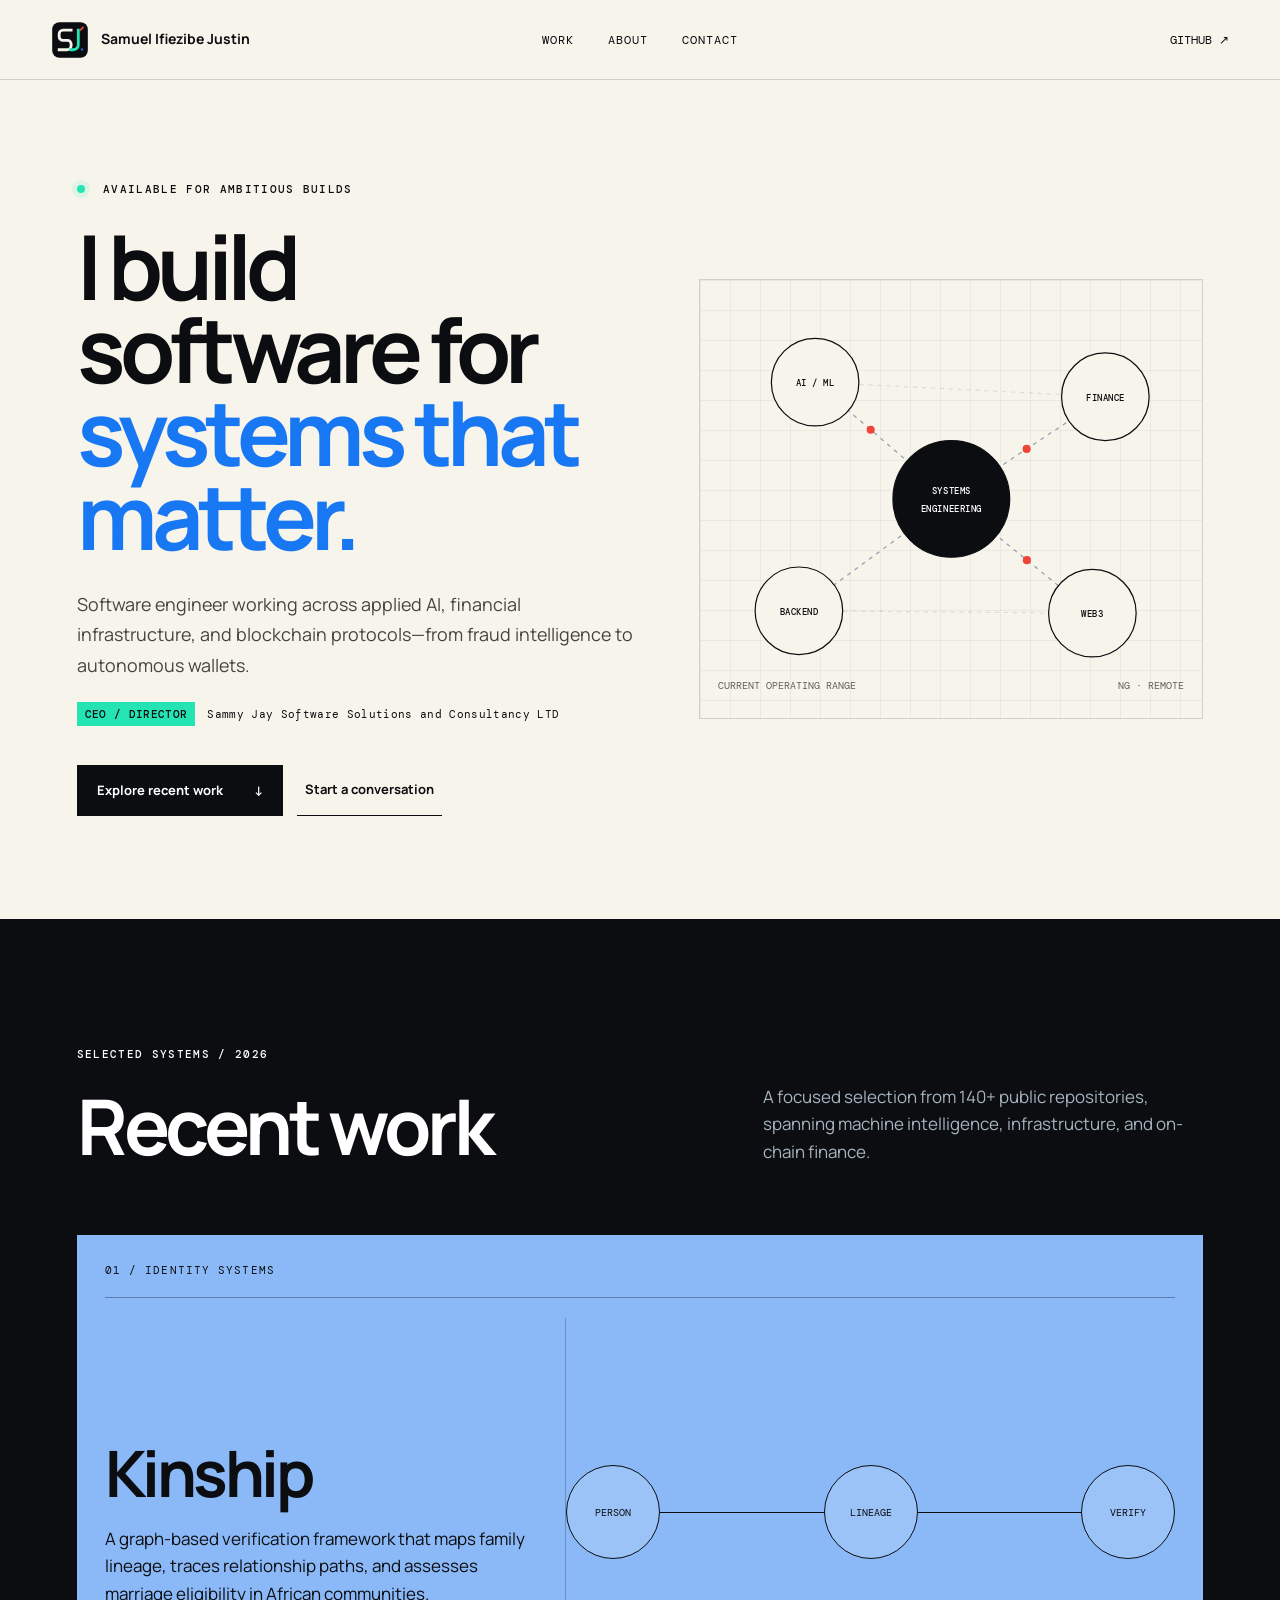
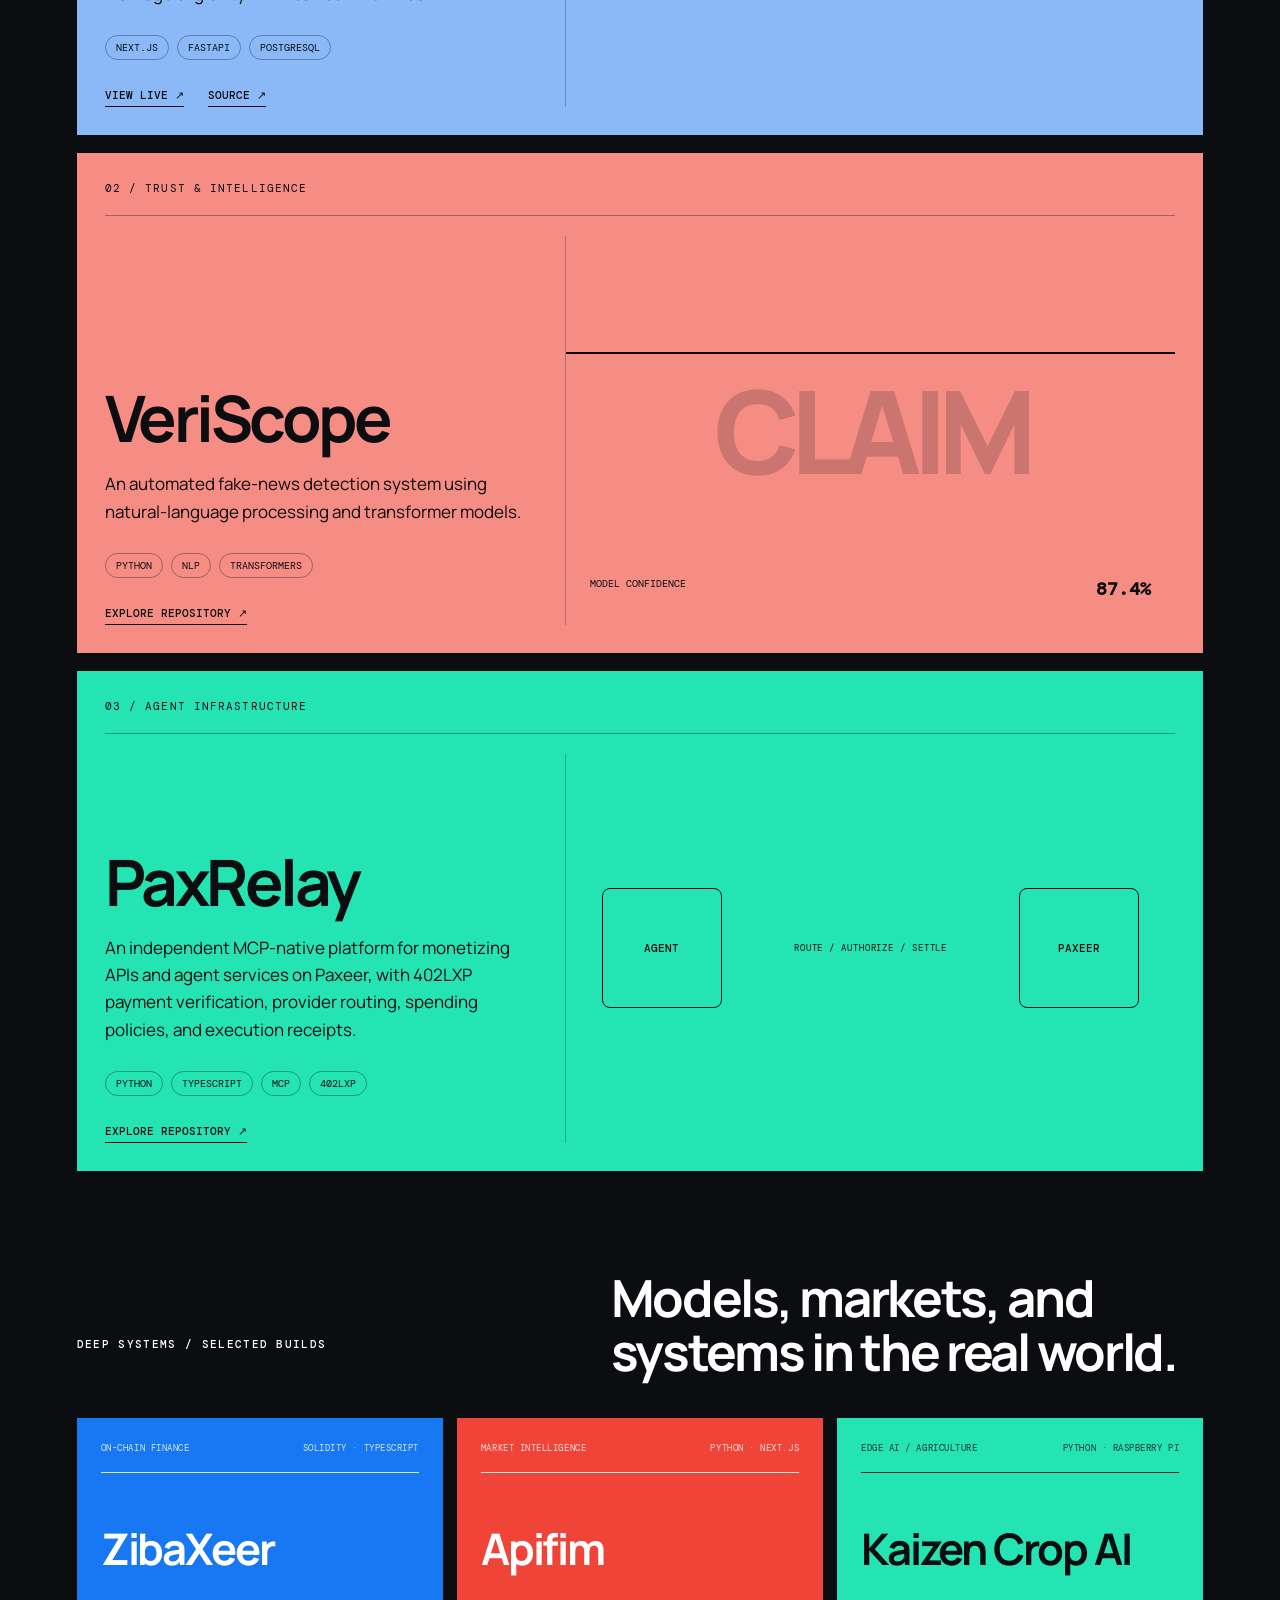
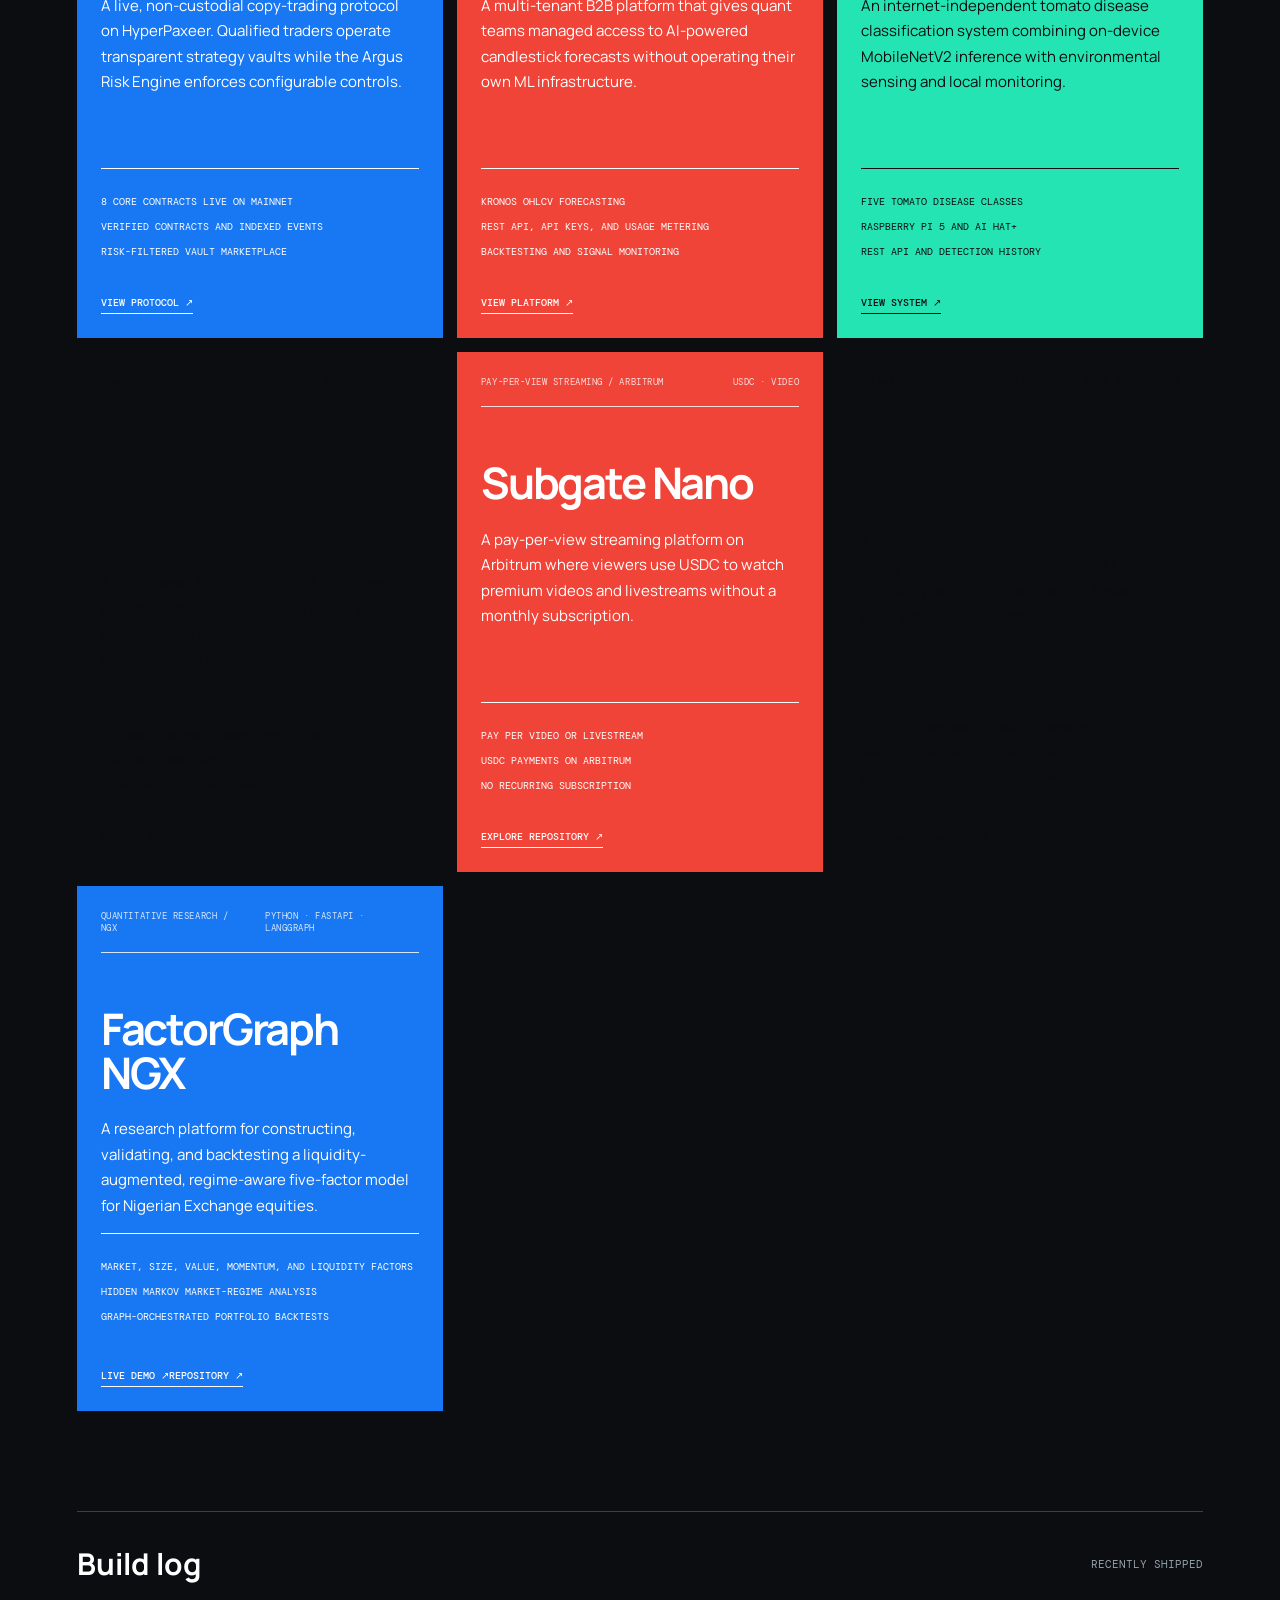
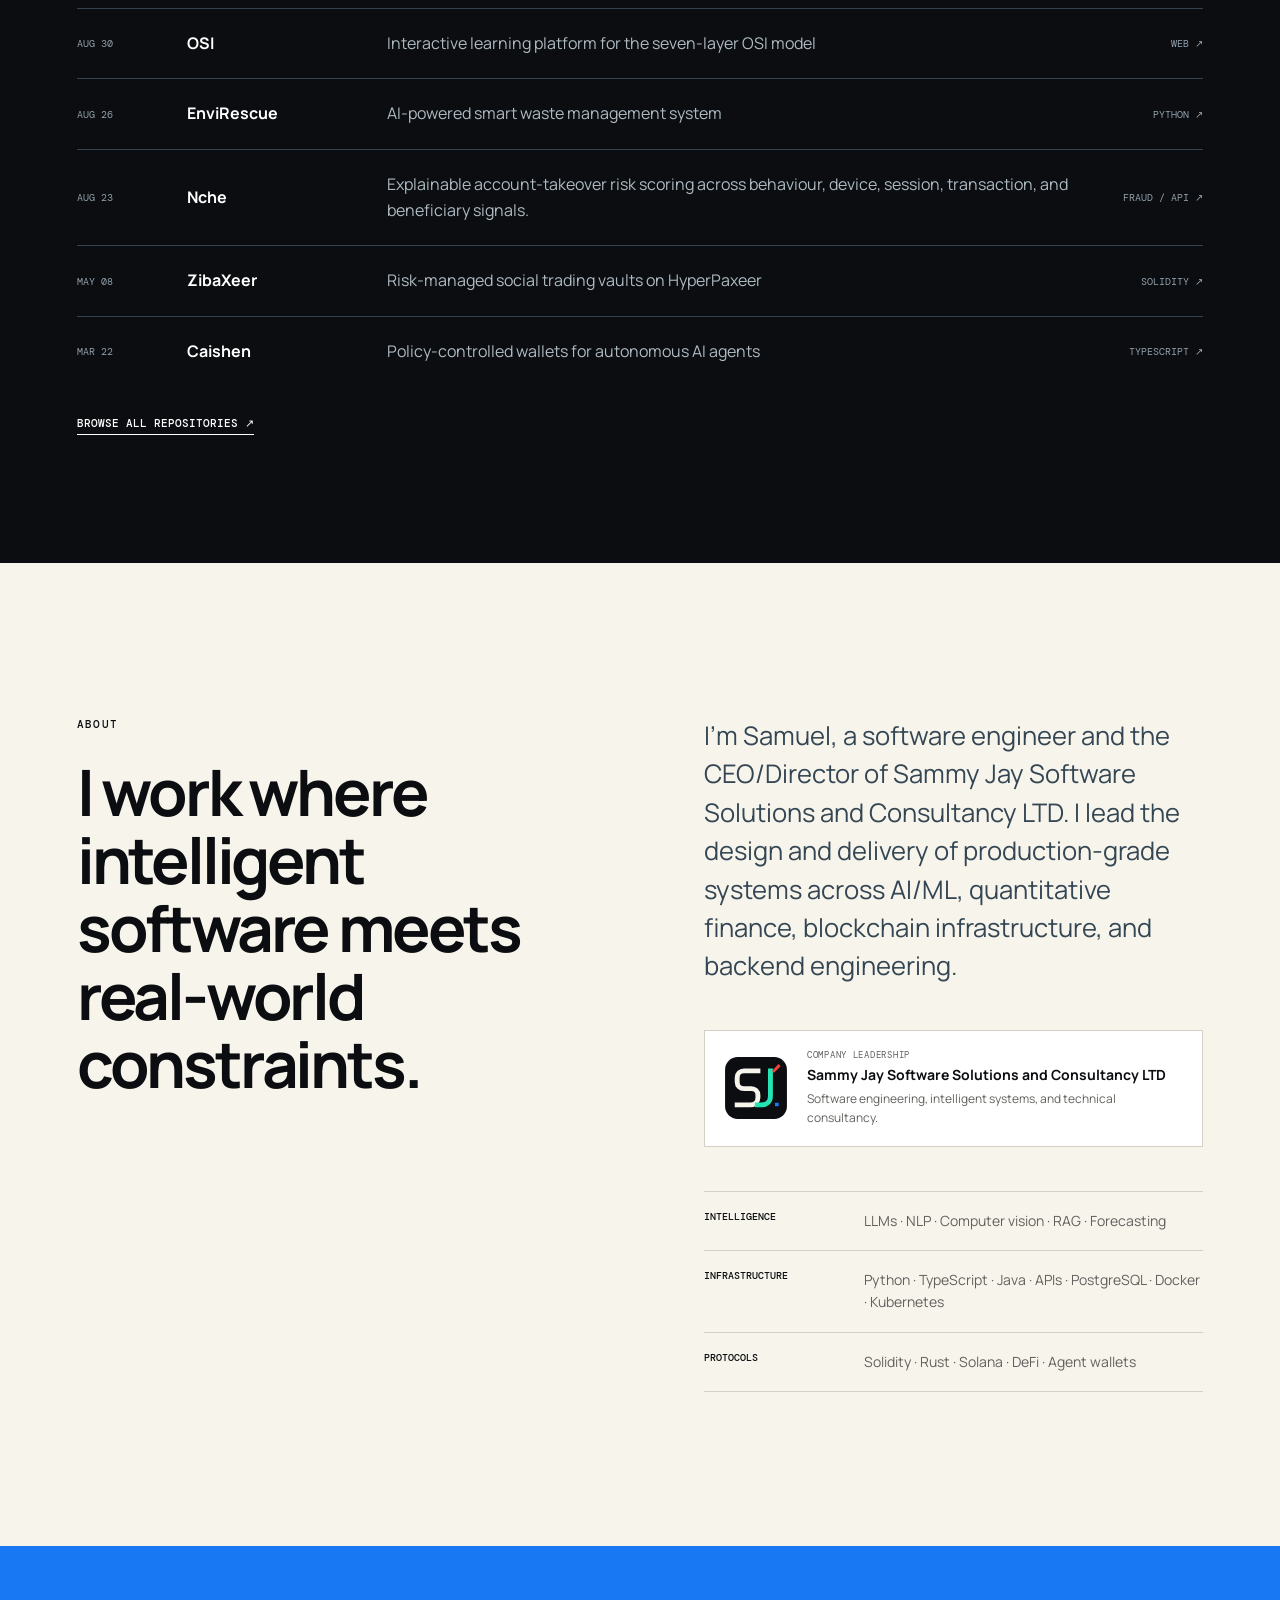
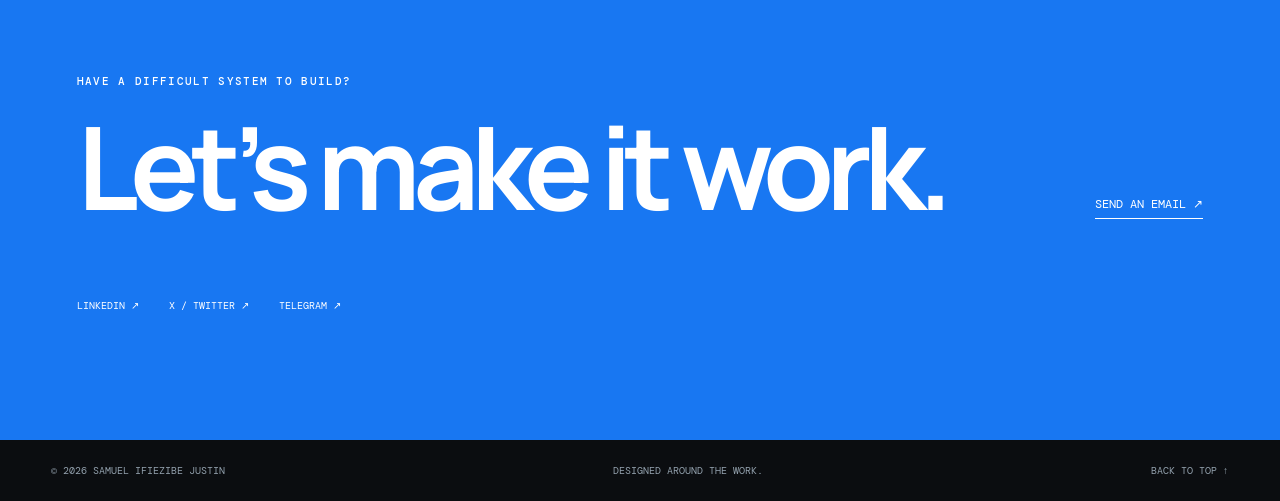
<file: index.html>
<!doctype html>
<html lang="en">
<head>
  <meta charset="UTF-8"><meta name="viewport" content="width=device-width,initial-scale=1">
  <meta name="description" content="Samuel Ifiezibe Justin — software engineer building AI, financial, and blockchain systems.">
  <meta name="theme-color" content="#08111f"><title>Samuel Ifiezibe Justin — Software Engineer</title>
  <link rel="preconnect" href="https://fonts.googleapis.com"><link rel="preconnect" href="https://fonts.gstatic.com" crossorigin>
  <link href="https://fonts.googleapis.com/css2?family=DM+Mono:wght@300;400;500&family=Manrope:wght@400;500;600;700;800&display=swap" rel="stylesheet">
  <link rel="stylesheet" href="main.css">
</head>
<body>
<a class="skip-link" href="#main">Skip to content</a>
<header class="site-header">
  <a class="wordmark" href="#top" aria-label="Samuel Ifiezibe Justin, home"><img class="wordmark-logo" src="assets/sammy-jay-mark.svg" alt=""><span>Samuel Ifiezibe Justin</span></a>
  <nav aria-label="Primary navigation"><a href="#work">Work</a><a href="#about">About</a><a href="#contact">Contact</a></nav>
  <a class="header-link" href="https://github.com/thetruesammyjay" target="_blank" rel="noreferrer">GitHub <span aria-hidden="true">↗</span></a>
</header>
<main id="main">
  <section class="hero" id="top">
    <div class="hero-copy reveal">
      <p class="eyebrow"><span class="status-dot"></span> Available for ambitious builds</p>
      <h1>I build software for <span>systems that matter.</span></h1>
      <p class="hero-intro">Software engineer working across applied AI, financial infrastructure, and blockchain protocols—from fraud intelligence to autonomous wallets.</p>
      <p class="leadership-line"><span>CEO / Director</span> Sammy Jay Software Solutions and Consultancy LTD</p>
      <div class="hero-actions"><a class="button button-primary" href="#work">Explore recent work <span>↓</span></a><a class="button button-quiet" href="mailto:thetruesammyjay@gmail.com">Start a conversation</a></div>
    </div>
    <div class="system-map reveal" aria-label="A map connecting Samuel's engineering disciplines">
      <svg viewBox="0 0 620 540" role="img" aria-labelledby="map-title map-desc">
        <title id="map-title">Samuel's systems map</title><desc id="map-desc">A central engineering node connected to AI, finance, blockchain, and infrastructure.</desc>
        <g class="map-lines"><path d="M310 270 L142 126"/><path d="M310 270 L500 144"/><path d="M310 270 L484 411"/><path d="M310 270 L122 408"/><path d="M142 126 L500 144" class="faint"/><path d="M122 408 L484 411" class="faint"/></g>
        <g class="pulse-paths"><circle r="5"><animateMotion dur="3.8s" repeatCount="indefinite" path="M310 270 L142 126"/></circle><circle r="5"><animateMotion dur="4.6s" repeatCount="indefinite" path="M310 270 L500 144"/></circle><circle r="5"><animateMotion dur="4.2s" repeatCount="indefinite" path="M310 270 L484 411"/></circle></g>
        <g class="node node-center"><circle cx="310" cy="270" r="72"/><text x="310" y="264">SYSTEMS</text><text x="310" y="286">ENGINEERING</text></g>
        <g class="node"><circle cx="142" cy="126" r="54"/><text x="142" y="131">AI / ML</text></g><g class="node"><circle cx="500" cy="144" r="54"/><text x="500" y="149">FINANCE</text></g><g class="node"><circle cx="484" cy="411" r="54"/><text x="484" y="416">WEB3</text></g><g class="node"><circle cx="122" cy="408" r="54"/><text x="122" y="413">BACKEND</text></g>
      </svg>
      <p class="map-caption"><span>Current operating range</span><span>NG · Remote</span></p>
    </div>
  </section>
  <section class="work-section" id="work">
    <div class="section-heading reveal"><div><p class="eyebrow">Selected systems / 2026</p><h2>Recent work</h2></div><p>A focused selection from 140+ public repositories, spanning machine intelligence, infrastructure, and on-chain finance.</p></div>
    <div class="featured-work">
      <article class="feature feature-blue reveal"><div class="feature-index">01 / Identity systems</div><div class="feature-copy"><h3>Kinship</h3><p>A graph-based verification framework that maps family lineage, traces relationship paths, and assesses marriage eligibility in African communities.</p><ul class="tags" aria-label="Technology"><li>Next.js</li><li>FastAPI</li><li>PostgreSQL</li></ul><div class="project-actions"><a href="https://kinship-web-silk.vercel.app" target="_blank" rel="noreferrer">View live ↗</a><a href="https://github.com/thetruesammyjay/kinship" target="_blank" rel="noreferrer">Source ↗</a></div></div><div class="feature-graphic kinship-graphic" aria-hidden="true"><span>PERSON</span><i></i><span>LINEAGE</span><i></i><span>VERIFY</span></div></article>
      <article class="feature feature-coral reveal"><div class="feature-index">02 / Trust & intelligence</div><div class="feature-copy"><h3>VeriScope</h3><p>An automated fake-news detection system using natural-language processing and transformer models.</p><ul class="tags" aria-label="Technology"><li>Python</li><li>NLP</li><li>Transformers</li></ul><div class="project-actions"><a href="https://github.com/thetruesammyjay/VeriScope" target="_blank" rel="noreferrer">Explore repository ↗</a></div></div><div class="feature-graphic signal-graphic" aria-hidden="true"><div class="signal-word">CLAIM</div><div class="scan-line"></div><div class="confidence">MODEL CONFIDENCE <strong>87.4%</strong></div></div></article>
      <article class="feature feature-mint reveal"><div class="feature-index">03 / Agent infrastructure</div><div class="feature-copy"><h3>PaxRelay</h3><p>An independent MCP-native platform for monetizing APIs and agent services on Paxeer, with 402LXP payment verification, provider routing, spending policies, and execution receipts.</p><ul class="tags" aria-label="Technology"><li>Python</li><li>TypeScript</li><li>MCP</li><li>402LXP</li></ul><div class="project-actions"><a href="https://github.com/thetruesammyjay/Paxeer-Relay" target="_blank" rel="noreferrer">Explore repository ↗</a></div></div><div class="feature-graphic relay-graphic" aria-hidden="true"><b>AGENT</b><span>ROUTE / AUTHORIZE / SETTLE</span><b>PAXEER</b></div></article>
    </div>
    <div class="project-expansion reveal">
      <div class="expansion-heading"><p class="eyebrow">Deep systems / Selected builds</p><h3>Models, markets, and systems in the real world.</h3></div>
      <div class="expansion-grid">
        <article class="system-card system-card-blue">
          <div class="system-card-top"><span>On-chain finance</span><span>Solidity · TypeScript</span></div>
          <h4>ZibaXeer</h4>
          <p>A live, non-custodial copy-trading protocol on HyperPaxeer. Qualified traders operate transparent strategy vaults while the Argus Risk Engine enforces configurable controls.</p>
          <ul><li>8 core contracts live on mainnet</li><li>Verified contracts and indexed events</li><li>Risk-filtered vault marketplace</li></ul>
          <a href="https://github.com/thetruesammyjay/ZibaXeer" target="_blank" rel="noreferrer">View protocol ↗</a>
        </article>
        <article class="system-card system-card-red">
          <div class="system-card-top"><span>Market intelligence</span><span>Python · Next.js</span></div>
          <h4>Apifim</h4>
          <p>A multi-tenant B2B platform that gives quant teams managed access to AI-powered candlestick forecasts without operating their own ML infrastructure.</p>
          <ul><li>Kronos OHLCV forecasting</li><li>REST API, API keys, and usage metering</li><li>Backtesting and signal monitoring</li></ul>
          <a href="https://github.com/thetruesammyjay/Apifim" target="_blank" rel="noreferrer">View platform ↗</a>
        </article>
        <article class="system-card system-card-mint">
          <div class="system-card-top"><span>Edge AI / Agriculture</span><span>Python · Raspberry Pi</span></div>
          <h4>Kaizen Crop AI</h4>
          <p>An internet-independent tomato disease classification system combining on-device MobileNetV2 inference with environmental sensing and local monitoring.</p>
          <ul><li>Five tomato disease classes</li><li>Raspberry Pi 5 and AI HAT+</li><li>REST API and detection history</li></ul>
          <a href="https://github.com/thetruesammyjay/IoT-System-for-Disease-Detection-in-Crops" target="_blank" rel="noreferrer">View system ↗</a>
        </article>
        <article class="system-card system-card-amber">
          <div class="system-card-top"><span>Transportation research</span><span>Next.js · FastAPI</span></div>
          <h4>Distance Risk Pricing</h4>
          <p>A web-based fare platform that combines trip distance, route-level risk, and demand conditions to produce adaptive, explainable transportation prices.</p>
          <ul><li>Distance- and route-aware fare estimates</li><li>Risk and demand inputs</li><li>Transparent fare breakdowns</li></ul>
          <a href="https://github.com/thetruesammyjay/distance-risk-pricing" target="_blank" rel="noreferrer">Explore repository ↗</a>
        </article>
        <article class="system-card system-card-red">
          <div class="system-card-top"><span>Pay-per-view streaming / Arbitrum</span><span>USDC · Video</span></div>
          <h4>Subgate Nano</h4>
          <p>A pay-per-view streaming platform on Arbitrum where viewers use USDC to watch premium videos and livestreams without a monthly subscription.</p>
          <ul><li>Pay per video or livestream</li><li>USDC payments on Arbitrum</li><li>No recurring subscription</li></ul>
          <a href="https://github.com/thetruesammyjay/Subgate-Nano" target="_blank" rel="noreferrer">Explore repository ↗</a>
        </article>
        <article class="system-card system-card-amber">
          <div class="system-card-top"><span>Solana fintech / In development</span><span>Next.js · FastAPI</span></div>
          <h4>Percorium</h4>
          <p>A Solana-first tokenized-stock aggregator being built around official stock and ETF discovery, wallet-signed trading, baskets, gifts, and portfolio tracking.</p>
          <ul><li>Official stock and ETF asset discovery</li><li>Non-custodial, wallet-signed trades</li><li>Shareable baskets and gift claims</li></ul>
          <div class="system-card-actions"><a href="https://percorium-v2-web.vercel.app/" target="_blank" rel="noreferrer">Live demo ↗</a><a href="https://github.com/thetruesammyjay/Percorium-v2" target="_blank" rel="noreferrer">Repository ↗</a></div>
        </article>
        <article class="system-card system-card-blue">
          <div class="system-card-top"><span>Quantitative research / NGX</span><span>Python · FastAPI · LangGraph</span></div>
          <h4>FactorGraph NGX</h4>
          <p>A research platform for constructing, validating, and backtesting a liquidity-augmented, regime-aware five-factor model for Nigerian Exchange equities.</p>
          <ul><li>Market, size, value, momentum, and liquidity factors</li><li>Hidden Markov market-regime analysis</li><li>Graph-orchestrated portfolio backtests</li></ul>
          <div class="system-card-actions"><a href="https://factorgraph-ngx-web.vercel.app/" target="_blank" rel="noreferrer">Live demo ↗</a><a href="https://github.com/thetruesammyjay/factorgraph-ngx" target="_blank" rel="noreferrer">Repository ↗</a></div>
        </article>
      </div>
    </div>
    <div class="build-log reveal"><div class="log-heading"><h3>Build log</h3><span>Recently shipped</span></div>
      <a class="log-row" href="https://github.com/thetruesammyjay/OSI" target="_blank" rel="noreferrer"><span class="log-date">AUG 30</span><strong>OSI</strong><span>Interactive learning platform for the seven-layer OSI model</span><em>Web ↗</em></a>
      <a class="log-row" href="https://github.com/thetruesammyjay/EnviRescue" target="_blank" rel="noreferrer"><span class="log-date">AUG 26</span><strong>EnviRescue</strong><span>AI-powered smart waste management system</span><em>Python ↗</em></a>
      <a class="log-row" href="https://github.com/thetruesammyjay/Nche" target="_blank" rel="noreferrer"><span class="log-date">AUG 23</span><strong>Nche</strong><span>Explainable account-takeover risk scoring across behaviour, device, session, transaction, and beneficiary signals.</span><em>Fraud / API ↗</em></a>
      <a class="log-row" href="https://github.com/thetruesammyjay/ZibaXeer" target="_blank" rel="noreferrer"><span class="log-date">MAY 08</span><strong>ZibaXeer</strong><span>Risk-managed social trading vaults on HyperPaxeer</span><em>Solidity ↗</em></a>
      <a class="log-row" href="https://github.com/thetruesammyjay/Caishen" target="_blank" rel="noreferrer"><span class="log-date">MAR 22</span><strong>Caishen</strong><span>Policy-controlled wallets for autonomous AI agents</span><em>TypeScript ↗</em></a>
      <a class="all-work" href="https://github.com/thetruesammyjay?tab=repositories" target="_blank" rel="noreferrer">Browse all repositories ↗</a>
    </div>
  </section>
  <section class="about-section" id="about"><div class="about-statement reveal"><p class="eyebrow">About</p><h2>I work where intelligent software meets real-world constraints.</h2></div><div class="about-details reveal"><p>I’m Samuel, a software engineer and the CEO/Director of Sammy Jay Software Solutions and Consultancy LTD. I lead the design and delivery of production-grade systems across AI/ML, quantitative finance, blockchain infrastructure, and backend engineering.</p><div class="company-note"><img src="assets/sammy-jay-mark.svg" alt="Sammy Jay monogram"><div><span>Company leadership</span><strong>Sammy Jay Software Solutions and Consultancy LTD</strong><p>Software engineering, intelligent systems, and technical consultancy.</p></div></div><div class="capability-grid"><div><span>Intelligence</span><p>LLMs · NLP · Computer vision · RAG · Forecasting</p></div><div><span>Infrastructure</span><p>Python · TypeScript · Java · APIs · PostgreSQL · Docker · Kubernetes</p></div><div><span>Protocols</span><p>Solidity · Rust · Solana · DeFi · Agent wallets</p></div></div></div></section>
  <section class="contact-section" id="contact"><p class="eyebrow reveal">Have a difficult system to build?</p><div class="contact-line reveal"><h2>Let’s make it work.</h2><a href="mailto:thetruesammyjay@gmail.com">Send an email ↗</a></div><div class="contact-meta reveal"><a href="https://www.linkedin.com/in/ifiezibe-samuel-a81679331" target="_blank" rel="noreferrer">LinkedIn ↗</a><a href="https://x.com/thatbwoysammyj" target="_blank" rel="noreferrer">X / Twitter ↗</a><a href="https://t.me/sammyjayisthename" target="_blank" rel="noreferrer">Telegram ↗</a></div></section>
</main>
<footer><span>© <span id="year">2026</span> Samuel Ifiezibe Justin</span><span>Designed around the work.</span><a href="#top">Back to top ↑</a></footer>
<script src="script.js"></script>
</body></html>
</file>
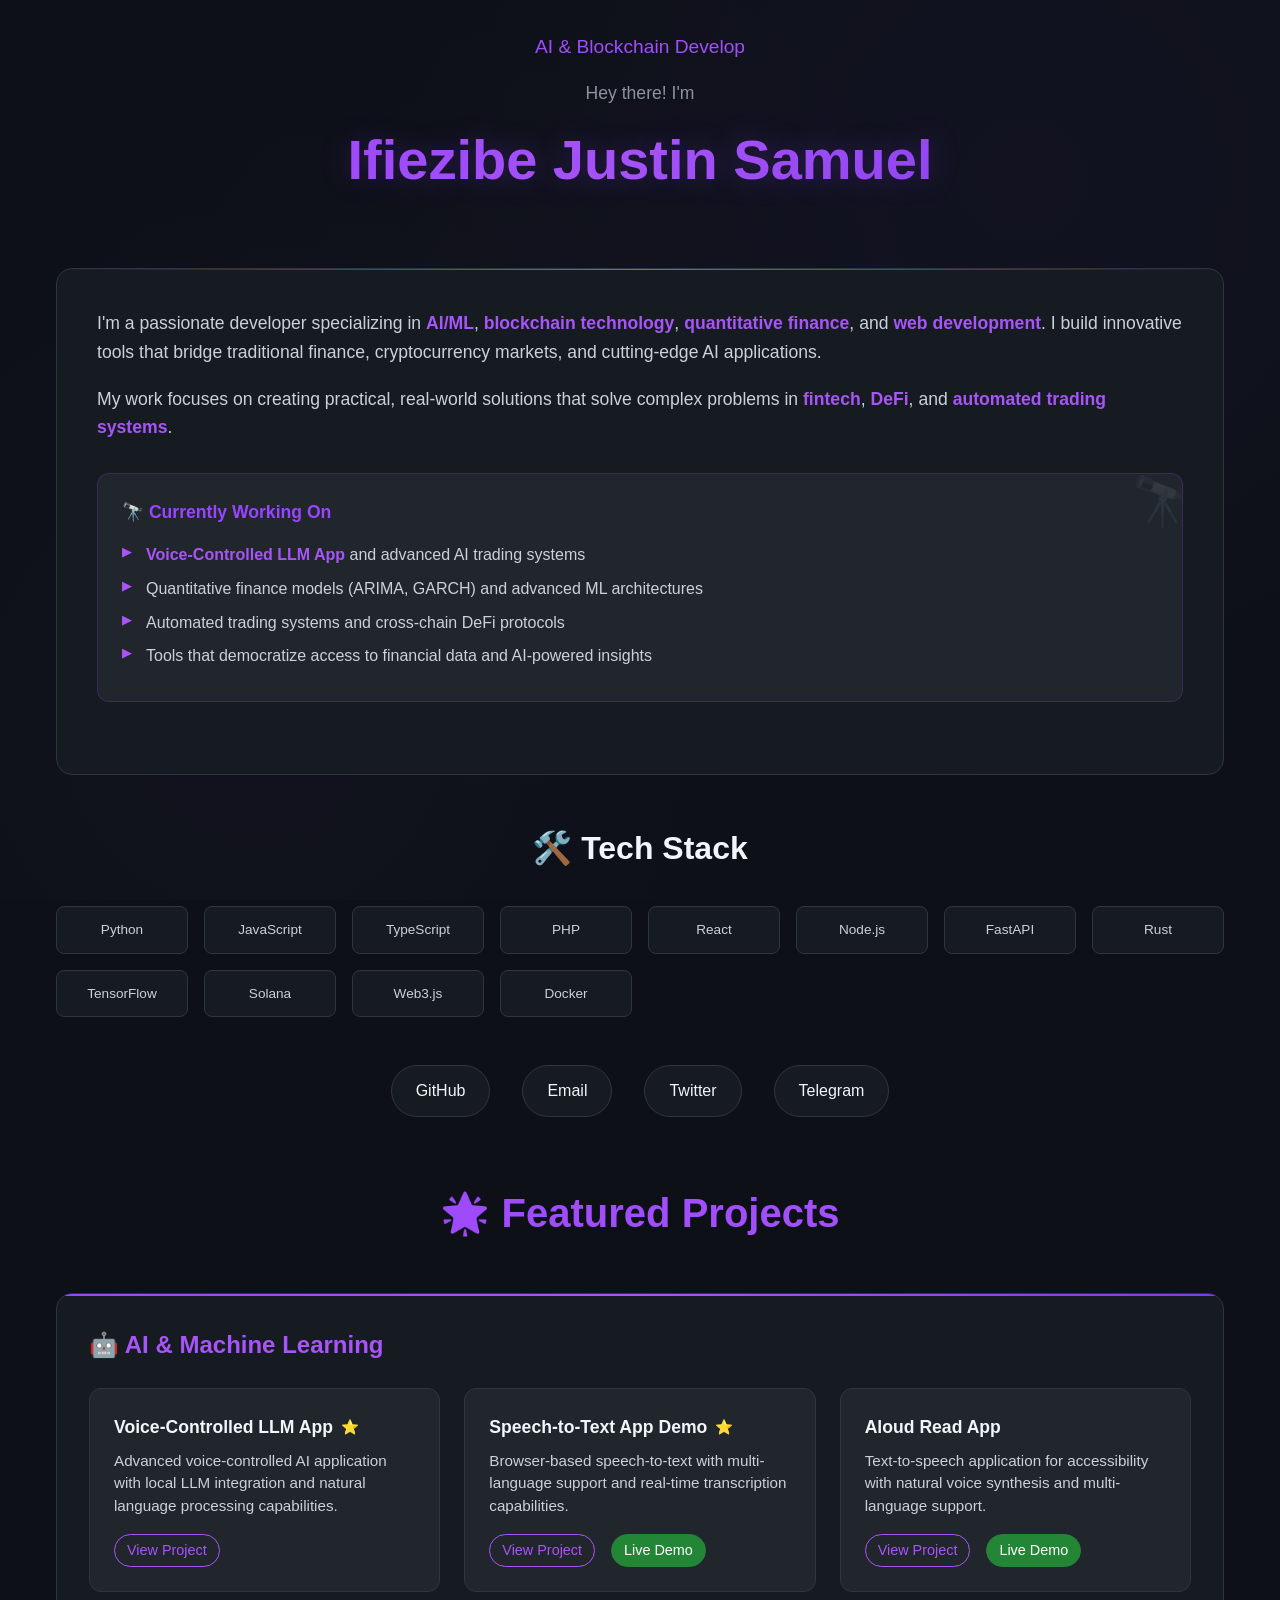
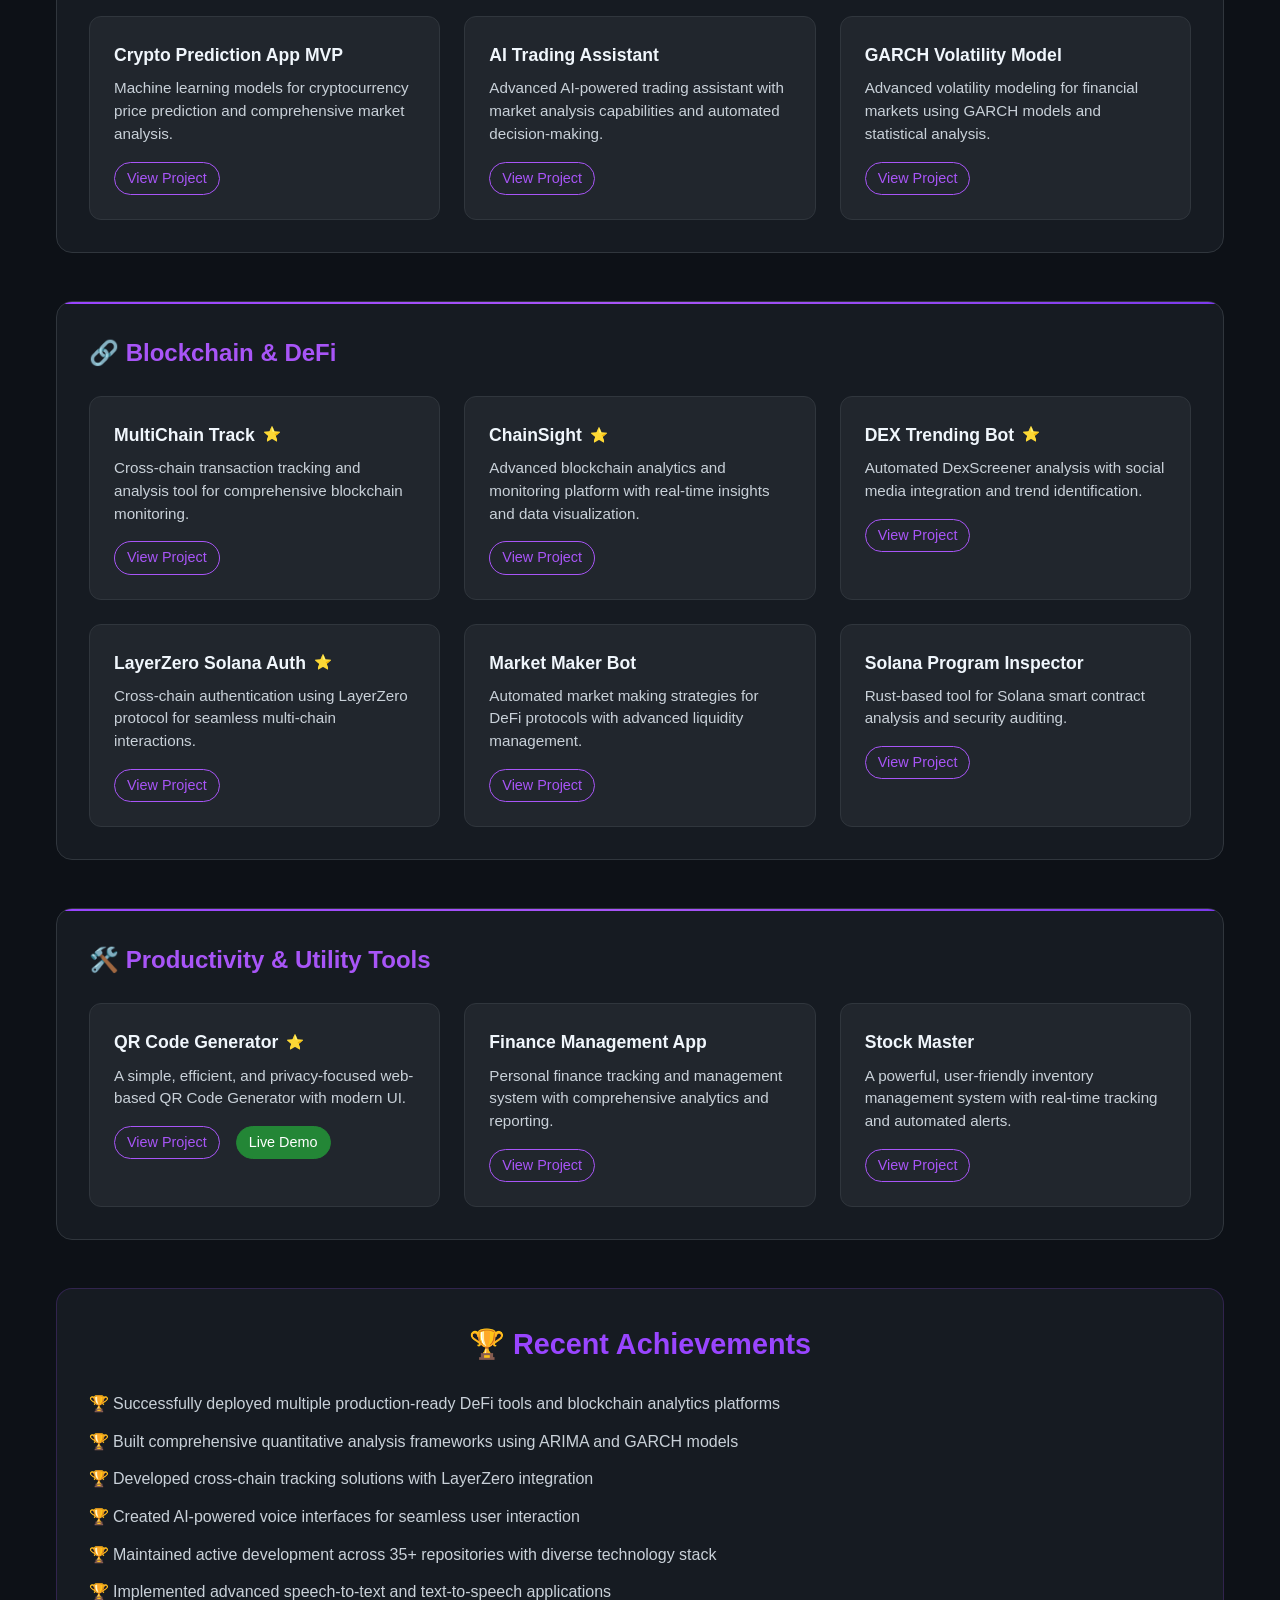
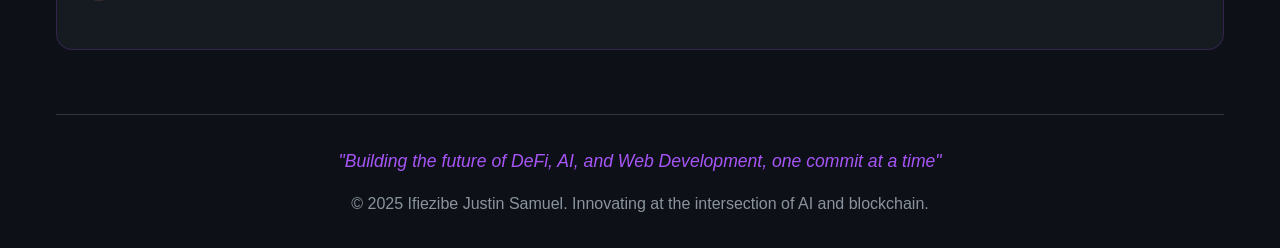
<file: index2.html>
<!DOCTYPE html>
<html lang="en">
<head>
    <meta charset="UTF-8">
    <meta name="viewport" content="width=device-width, initial-scale=1.0">
    <title>Ifiezibe Justin Samuel - AI & Blockchain Developer</title>

    <link rel="icon" type="image/jpeg" href="sammyjayisthename-logo.jpg">
    <style>
        * {
            margin: 0;
            padding: 0;
            box-sizing: border-box;
        }

        :root {
            --bg-primary: #0d1117;
            --bg-secondary: #161b22;
            --bg-tertiary: #21262d;
            --bg-accent: #1a1b3a;
            --purple-primary: #9945ff;
            --purple-secondary: #7c3aed;
            --purple-accent: #a855f7;
            --text-primary: #f0f6fc;
            --text-secondary: #c9d1d9;
            --text-muted: #8b949e;
            --border-primary: #30363d;
            --border-accent: #9945ff33;
            --success: #238636;
            --warning: #f85149;
        }

        body {
            font-family: -apple-system, BlinkMacSystemFont, 'Segoe UI', 'Roboto', 'Inter', 'Helvetica Neue', sans-serif;
            line-height: 1.6;
            color: var(--text-primary);
            background: var(--bg-primary);
            min-height: 100vh;
            position: relative;
            overflow-x: hidden;
        }

        /* Animated background */
        body::before {
            content: '';
            position: fixed;
            top: 0;
            left: 0;
            right: 0;
            bottom: 0;
            background: 
                radial-gradient(circle at 20% 80%, rgba(153, 69, 255, 0.03) 0%, transparent 50%),
                radial-gradient(circle at 80% 20%, rgba(124, 58, 237, 0.05) 0%, transparent 50%),
                radial-gradient(circle at 40% 40%, rgba(168, 85, 247, 0.02) 0%, transparent 50%);
            z-index: -1;
            animation: backgroundShift 20s ease-in-out infinite;
        }

        @keyframes backgroundShift {
            0%, 100% { transform: scale(1) rotate(0deg); }
            50% { transform: scale(1.1) rotate(2deg); }
        }

        .container {
            max-width: 1200px;
            margin: 0 auto;
            padding: 2rem 1rem;
            position: relative;
            z-index: 1;
        }

        .header {
            text-align: center;
            margin-bottom: 4rem;
            animation: fadeInUp 0.8s ease-out;
        }

        .typing-animation {
            background: linear-gradient(135deg, var(--purple-primary), var(--purple-accent));
            -webkit-background-clip: text;
            -webkit-text-fill-color: transparent;
            background-clip: text;
            font-size: 1.2rem;
            font-weight: 500;
            margin-bottom: 1rem;
            animation: pulse 2s ease-in-out infinite;
        }

        @keyframes pulse {
            0%, 100% { opacity: 1; }
            50% { opacity: 0.7; }
        }

        .greeting {
            font-size: 1.1rem;
            color: var(--text-muted);
            margin-bottom: 0.5rem;
        }

        .name {
            font-size: 3.5rem;
            font-weight: 800;
            background: linear-gradient(135deg, var(--purple-primary), var(--purple-accent), var(--purple-secondary));
            -webkit-background-clip: text;
            -webkit-text-fill-color: transparent;
            background-clip: text;
            margin-bottom: 1.5rem;
            text-shadow: 0 0 30px rgba(153, 69, 255, 0.3);
        }

        .intro {
            background: var(--bg-secondary);
            border: 1px solid var(--border-primary);
            border-radius: 16px;
            padding: 2.5rem;
            margin: 2rem 0;
            backdrop-filter: blur(10px);
            position: relative;
            overflow: hidden;
            animation: fadeInUp 0.8s ease-out 0.2s both;
        }

        .intro::before {
            content: '';
            position: absolute;
            top: 0;
            left: 0;
            right: 0;
            height: 1px;
            background: linear-gradient(90deg, transparent, var(--purple-primary), transparent);
        }

        .intro p {
            margin-bottom: 1.2rem;
            color: var(--text-secondary);
            font-size: 1.1rem;
        }

        .intro strong {
            color: var(--purple-accent);
            font-weight: 600;
        }

        .currently-working {
            background: var(--bg-tertiary);
            border: 1px solid var(--border-accent);
            border-radius: 12px;
            padding: 1.5rem;
            margin: 2rem 0;
            position: relative;
            overflow: hidden;
        }

        .currently-working::before {
            content: '🔭';
            position: absolute;
            top: -10px;
            right: -10px;
            font-size: 3rem;
            opacity: 0.1;
        }

        .currently-working h3 {
            font-size: 1.1rem;
            color: var(--purple-primary);
            margin-bottom: 1rem;
            display: flex;
            align-items: center;
            gap: 0.5rem;
        }

        .currently-working ul {
            list-style: none;
            padding-left: 0;
        }

        .currently-working li {
            color: var(--text-secondary);
            margin-bottom: 0.5rem;
            padding-left: 1.5rem;
            position: relative;
        }

        .currently-working li::before {
            content: '▶';
            position: absolute;
            left: 0;
            color: var(--purple-accent);
            font-size: 0.8rem;
        }

        .tech-stack {
            margin: 3rem 0;
            animation: fadeInUp 0.8s ease-out 0.4s both;
        }

        .tech-stack h2 {
            font-size: 2rem;
            color: var(--text-primary);
            margin-bottom: 1.5rem;
            text-align: center;
        }

        .tech-grid {
            display: grid;
            grid-template-columns: repeat(auto-fit, minmax(120px, 1fr));
            gap: 1rem;
            margin: 2rem 0;
        }

        .tech-item {
            background: var(--bg-secondary);
            border: 1px solid var(--border-primary);
            border-radius: 8px;
            padding: 0.75rem;
            text-align: center;
            font-size: 0.85rem;
            color: var(--text-secondary);
            transition: all 0.3s ease;
            cursor: pointer;
        }

        .tech-item:hover {
            border-color: var(--purple-accent);
            transform: translateY(-2px);
            box-shadow: 0 8px 25px rgba(153, 69, 255, 0.15);
        }

        .social-links {
            display: flex;
            justify-content: center;
            gap: 2rem;
            margin: 3rem 0;
            animation: fadeInUp 0.8s ease-out 0.6s both;
        }

        .social-link {
            display: inline-flex;
            align-items: center;
            gap: 0.5rem;
            padding: 0.75rem 1.5rem;
            background: var(--bg-secondary);
            border: 1px solid var(--border-primary);
            color: var(--text-primary);
            text-decoration: none;
            border-radius: 50px;
            font-weight: 500;
            transition: all 0.3s ease;
            position: relative;
            overflow: hidden;
        }

        .social-link::before {
            content: '';
            position: absolute;
            top: 0;
            left: -100%;
            width: 100%;
            height: 100%;
            background: linear-gradient(90deg, transparent, rgba(153, 69, 255, 0.1), transparent);
            transition: left 0.5s ease;
        }

        .social-link:hover::before {
            left: 100%;
        }

        .social-link:hover {
            border-color: var(--purple-accent);
            transform: translateY(-2px);
            box-shadow: 0 8px 25px rgba(153, 69, 255, 0.2);
        }

        .projects {
            margin-top: 4rem;
            animation: fadeInUp 0.8s ease-out 0.8s both;
        }

        .projects h2 {
            font-size: 2.5rem;
            font-weight: 800;
            text-align: center;
            margin-bottom: 3rem;
            background: linear-gradient(135deg, var(--purple-primary), var(--purple-accent));
            -webkit-background-clip: text;
            -webkit-text-fill-color: transparent;
            background-clip: text;
        }

        .project-category {
            margin-bottom: 3rem;
            background: var(--bg-secondary);
            border: 1px solid var(--border-primary);
            border-radius: 16px;
            padding: 2rem;
            position: relative;
            overflow: hidden;
        }

        .project-category::before {
            content: '';
            position: absolute;
            top: 0;
            left: 0;
            right: 0;
            height: 2px;
            background: linear-gradient(90deg, var(--purple-primary), var(--purple-accent), var(--purple-secondary));
        }

        .project-category h3 {
            font-size: 1.5rem;
            font-weight: 700;
            margin-bottom: 1.5rem;
            color: var(--purple-accent);
            display: flex;
            align-items: center;
            gap: 0.5rem;
        }

        .project-grid {
            display: grid;
            grid-template-columns: repeat(auto-fit, minmax(350px, 1fr));
            gap: 1.5rem;
        }

        .project-card {
            background: var(--bg-tertiary);
            border: 1px solid var(--border-primary);
            border-radius: 12px;
            padding: 1.5rem;
            transition: all 0.3s ease;
            position: relative;
            overflow: hidden;
        }

        .project-card::before {
            content: '';
            position: absolute;
            top: 0;
            left: -100%;
            width: 100%;
            height: 1px;
            background: linear-gradient(90deg, transparent, var(--purple-accent), transparent);
            transition: left 0.5s ease;
        }

        .project-card:hover::before {
            left: 100%;
        }

        .project-card:hover {
            border-color: var(--purple-accent);
            transform: translateY(-4px);
            box-shadow: 0 12px 30px rgba(153, 69, 255, 0.15);
        }

        .project-title {
            font-size: 1.1rem;
            font-weight: 600;
            color: var(--text-primary);
            margin-bottom: 0.5rem;
            display: flex;
            align-items: center;
            gap: 0.5rem;
        }

        .project-star {
            color: var(--warning);
            font-size: 0.9rem;
        }

        .project-description {
            color: var(--text-secondary);
            line-height: 1.5;
            margin-bottom: 1rem;
            font-size: 0.95rem;
        }

        .project-links {
            display: flex;
            gap: 1rem;
            flex-wrap: wrap;
        }

        .project-link, .demo-badge {
            color: var(--purple-accent);
            text-decoration: none;
            font-size: 0.9rem;
            padding: 0.25rem 0.75rem;
            border: 1px solid var(--purple-accent);
            border-radius: 20px;
            transition: all 0.3s ease;
            font-weight: 500;
        }

        .demo-badge {
            background: var(--success);
            border-color: var(--success);
            color: white;
        }

        .project-link:hover, .demo-badge:hover {
            background: var(--purple-accent);
            color: white;
            transform: scale(1.05);
        }

        .demo-badge:hover {
            background: #2ea043;
        }

        .stats-section {
            margin: 4rem 0;
            text-align: center;
            animation: fadeInUp 0.8s ease-out 1s both;
        }

        .stats-section h2 {
            font-size: 2rem;
            margin-bottom: 2rem;
            color: var(--purple-accent);
        }

        .achievements {
            background: var(--bg-secondary);
            border: 1px solid var(--border-accent);
            border-radius: 16px;
            padding: 2rem;
            margin: 3rem 0;
            animation: fadeInUp 0.8s ease-out 1.2s both;
        }

        .achievements h2 {
            font-size: 1.8rem;
            color: var(--purple-primary);
            margin-bottom: 1.5rem;
            text-align: center;
        }

        .achievements ul {
            list-style: none;
            padding: 0;
        }

        .achievements li {
            color: var(--text-secondary);
            margin-bottom: 0.75rem;
            padding-left: 1.5rem;
            position: relative;
        }

        .achievements li::before {
            content: '🏆';
            position: absolute;
            left: 0;
        }

        .footer {
            text-align: center;
            margin-top: 4rem;
            padding-top: 2rem;
            border-top: 1px solid var(--border-primary);
            color: var(--text-muted);
            animation: fadeInUp 0.8s ease-out 1.4s both;
        }

        .footer-quote {
            font-style: italic;
            font-size: 1.1rem;
            color: var(--purple-accent);
            margin-bottom: 1rem;
        }

        @keyframes fadeInUp {
            from {
                opacity: 0;
                transform: translateY(30px);
            }
            to {
                opacity: 1;
                transform: translateY(0);
            }
        }

        /* Responsive Design */
        @media (max-width: 768px) {
            .container {
                padding: 1.5rem 1rem;
            }

            .name {
                font-size: 2.5rem;
            }

            .project-grid {
                grid-template-columns: 1fr;
            }

            .social-links {
                flex-wrap: wrap;
                gap: 1rem;
            }

            .tech-grid {
                grid-template-columns: repeat(auto-fit, minmax(100px, 1fr));
                gap: 0.75rem;
            }
        }

        @media (max-width: 480px) {
            .name {
                font-size: 2rem;
            }

            .intro, .project-category {
                padding: 1.5rem;
            }
        }

        /* Scrollbar Styling */
        ::-webkit-scrollbar {
            width: 8px;
        }

        ::-webkit-scrollbar-track {
            background: var(--bg-primary);
        }

        ::-webkit-scrollbar-thumb {
            background: var(--purple-accent);
            border-radius: 4px;
        }

        ::-webkit-scrollbar-thumb:hover {
            background: var(--purple-primary);
        }
    </style>
</head>
<body>
    <div class="container">
        <header class="header">
            <div class="typing-animation">AI & Blockchain Developer • Full-Stack Engineer • DeFi Protocol Builder</div>
            <div class="greeting">Hey there! I'm</div>
            <h1 class="name">Ifiezibe Justin Samuel</h1>
        </header>

        <main>
            <section class="intro">
                <p>I'm a passionate developer specializing in <strong>AI/ML</strong>, <strong>blockchain technology</strong>, <strong>quantitative finance</strong>, and <strong>web development</strong>. I build innovative tools that bridge traditional finance, cryptocurrency markets, and cutting-edge AI applications.</p>
                
                <p>My work focuses on creating practical, real-world solutions that solve complex problems in <strong>fintech</strong>, <strong>DeFi</strong>, and <strong>automated trading systems</strong>.</p>

                <div class="currently-working">
                    <h3>🔭 Currently Working On</h3>
                    <ul>
                        <li><strong>Voice-Controlled LLM App</strong> and advanced AI trading systems</li>
                        <li>Quantitative finance models (ARIMA, GARCH) and advanced ML architectures</li>
                        <li>Automated trading systems and cross-chain DeFi protocols</li>
                        <li>Tools that democratize access to financial data and AI-powered insights</li>
                    </ul>
                </div>
            </section>

            <section class="tech-stack">
                <h2>🛠️ Tech Stack</h2>
                <div class="tech-grid">
                    <div class="tech-item">Python</div>
                    <div class="tech-item">JavaScript</div>
                    <div class="tech-item">TypeScript</div>
                    <div class="tech-item">PHP</div>
                    <div class="tech-item">React</div>
                    <div class="tech-item">Node.js</div>
                    <div class="tech-item">FastAPI</div>
                    <div class="tech-item">Rust</div>
                    <div class="tech-item">TensorFlow</div>
                    <div class="tech-item">Solana</div>
                    <div class="tech-item">Web3.js</div>
                    <div class="tech-item">Docker</div>
                </div>
            </section>

            <div class="social-links">
                <a href="https://github.com/thetruesammyjay" class="social-link">
                    <span>GitHub</span>
                </a>
                <a href="mailto:thetruesammyjay@gmail.com" class="social-link">
                    <span>Email</span>
                </a>
                <a href="https://x.com/thatbwoysammyj" class="social-link">
                    <span>Twitter</span>
                </a>
                <a href="https://t.me/sammyjayisthename" class="social-link">
                    <span>Telegram</span>
                </a>
            </div>

            <section class="projects">
                <h2>🌟 Featured Projects</h2>
                
                <div class="project-category">
                    <h3>🤖 AI & Machine Learning</h3>
                    <div class="project-grid">
                        <div class="project-card">
                            <h4 class="project-title">
                                Voice-Controlled LLM App
                                <span class="project-star">⭐</span>
                            </h4>
                            <p class="project-description">Advanced voice-controlled AI application with local LLM integration and natural language processing capabilities.</p>
                            <div class="project-links">
                                <a href="https://github.com/thetruesammyjay/voice-controlled-llm-app" class="project-link">View Project</a>
                            </div>
                        </div>

                        <div class="project-card">
                            <h4 class="project-title">
                                Speech-to-Text App Demo
                                <span class="project-star">⭐</span>
                            </h4>
                            <p class="project-description">Browser-based speech-to-text with multi-language support and real-time transcription capabilities.</p>
                            <div class="project-links">
                                <a href="https://github.com/thetruesammyjay/stt-app-demo" class="project-link">View Project</a>
                                <a href="https://stt-app-demo.vercel.app/" class="demo-badge">Live Demo</a>
                            </div>
                        </div>

                        <div class="project-card">
                            <h4 class="project-title">
                                Aloud Read App
                            </h4>
                            <p class="project-description">Text-to-speech application for accessibility with natural voice synthesis and multi-language support.</p>
                            <div class="project-links">
                                <a href="https://github.com/thetruesammyjay/aloud-read-app" class="project-link">View Project</a>
                                <a href="https://aloud-read-app.netlify.app/" class="demo-badge">Live Demo</a>
                            </div>
                        </div>

                        <div class="project-card">
                            <h4 class="project-title">Crypto Prediction App MVP</h4>
                            <p class="project-description">Machine learning models for cryptocurrency price prediction and comprehensive market analysis.</p>
                            <div class="project-links">
                                <a href="https://github.com/thetruesammyjay/crypto-prediction-app-mvp" class="project-link">View Project</a>
                            </div>
                        </div>

                        <div class="project-card">
                            <h4 class="project-title">AI Trading Assistant</h4>
                            <p class="project-description">Advanced AI-powered trading assistant with market analysis capabilities and automated decision-making.</p>
                            <div class="project-links">
                                <a href="https://github.com/thetruesammyjay/ai-trading-assistant" class="project-link">View Project</a>
                            </div>
                        </div>

                        <div class="project-card">
                            <h4 class="project-title">GARCH Volatility Model</h4>
                            <p class="project-description">Advanced volatility modeling for financial markets using GARCH models and statistical analysis.</p>
                            <div class="project-links">
                                <a href="https://github.com/thetruesammyjay/garch_volatility_model" class="project-link">View Project</a>
                            </div>
                        </div>
                    </div>
                </div>

                <div class="project-category">
                    <h3>🔗 Blockchain & DeFi</h3>
                    <div class="project-grid">
                        <div class="project-card">
                            <h4 class="project-title">
                                MultiChain Track
                                <span class="project-star">⭐</span>
                            </h4>
                            <p class="project-description">Cross-chain transaction tracking and analysis tool for comprehensive blockchain monitoring.</p>
                            <div class="project-links">
                                <a href="https://github.com/thetruesammyjay/multichain-track" class="project-link">View Project</a>
                            </div>
                        </div>

                        <div class="project-card">
                            <h4 class="project-title">
                                ChainSight
                                <span class="project-star">⭐</span>
                            </h4>
                            <p class="project-description">Advanced blockchain analytics and monitoring platform with real-time insights and data visualization.</p>
                            <div class="project-links">
                                <a href="https://github.com/thetruesammyjay/ChainSight" class="project-link">View Project</a>
                            </div>
                        </div>

                        <div class="project-card">
                            <h4 class="project-title">
                                DEX Trending Bot
                                <span class="project-star">⭐</span>
                            </h4>
                            <p class="project-description">Automated DexScreener analysis with social media integration and trend identification.</p>
                            <div class="project-links">
                                <a href="https://github.com/thetruesammyjay/dex-trending-bot" class="project-link">View Project</a>
                            </div>
                        </div>

                        <div class="project-card">
                            <h4 class="project-title">
                                LayerZero Solana Auth
                                <span class="project-star">⭐</span>
                            </h4>
                            <p class="project-description">Cross-chain authentication using LayerZero protocol for seamless multi-chain interactions.</p>
                            <div class="project-links">
                                <a href="https://github.com/thetruesammyjay/layerzero-solana-auth" class="project-link">View Project</a>
                            </div>
                        </div>

                        <div class="project-card">
                            <h4 class="project-title">Market Maker Bot</h4>
                            <p class="project-description">Automated market making strategies for DeFi protocols with advanced liquidity management.</p>
                            <div class="project-links">
                                <a href="https://github.com/thetruesammyjay/market-maker-bot" class="project-link">View Project</a>
                            </div>
                        </div>

                        <div class="project-card">
                            <h4 class="project-title">Solana Program Inspector</h4>
                            <p class="project-description">Rust-based tool for Solana smart contract analysis and security auditing.</p>
                            <div class="project-links">
                                <a href="https://github.com/thetruesammyjay/solana-program-inspector" class="project-link">View Project</a>
                            </div>
                        </div>
                    </div>
                </div>

                <div class="project-category">
                    <h3>🛠️ Productivity & Utility Tools</h3>
                    <div class="project-grid">
                        <div class="project-card">
                            <h4 class="project-title">
                                QR Code Generator
                                <span class="project-star">⭐</span>
                            </h4>
                            <p class="project-description">A simple, efficient, and privacy-focused web-based QR Code Generator with modern UI.</p>
                            <div class="project-links">
                                <a href="https://github.com/thetruesammyjay/qr-code-generator" class="project-link">View Project</a>
                                <a href="https://qr-code-generator-navy-seven.vercel.app/" class="demo-badge">Live Demo</a>
                            </div>
                        </div>

                        <div class="project-card">
                            <h4 class="project-title">Finance Management App</h4>
                            <p class="project-description">Personal finance tracking and management system with comprehensive analytics and reporting.</p>
                            <div class="project-links">
                                <a href="https://github.com/thetruesammyjay/finance-management-app" class="project-link">View Project</a>
                            </div>
                        </div>

                        <div class="project-card">
                            <h4 class="project-title">Stock Master</h4>
                            <p class="project-description">A powerful, user-friendly inventory management system with real-time tracking and automated alerts.</p>
                            <div class="project-links">
                                <a href="https://github.com/thetruesammyjay/StockMaster" class="project-link">View Project</a>
                            </div>
                        </div>
                    </div>
                </div>
            </section>

            <section class="achievements">
                <h2>🏆 Recent Achievements</h2>
                <ul>
                    <li>Successfully deployed multiple production-ready DeFi tools and blockchain analytics platforms</li>
                    <li>Built comprehensive quantitative analysis frameworks using ARIMA and GARCH models</li>
                    <li>Developed cross-chain tracking solutions with LayerZero integration</li>
                    <li>Created AI-powered voice interfaces for seamless user interaction</li>
                    <li>Maintained active development across 35+ repositories with diverse technology stack</li>
                    <li>Implemented advanced speech-to-text and text-to-speech applications</li>
                </ul>
            </section>
        </main>

        <footer class="footer">
            <div class="footer-quote">
                "Building the future of DeFi, AI, and Web Development, one commit at a time"
            </div>
            <p>&copy; 2025 Ifiezibe Justin Samuel. Innovating at the intersection of AI and blockchain.</p>
        </footer>
    </div>

    <script>
        // Add smooth scroll and enhanced interactions
        document.addEventListener('DOMContentLoaded', function() {
            // Smooth scroll for any internal links
            const links = document.querySelectorAll('a[href^="#"]');
            links.forEach(link => {
                link.addEventListener('click', function(e) {
                    e.preventDefault();
                    const target = document.querySelector(this.getAttribute('href'));
                    if (target) {
                        target.scrollIntoView({ behavior: 'smooth' });
                    }
                });
            });

            // Enhanced project card interactions
            const projectCards = document.querySelectorAll('.project-card');
            projectCards.forEach(card => {
                card.addEventListener('mouseenter', () => {
                    card.style.transform = 'translateY(-8px) scale(1.02)';
                });
                
                card.addEventListener('mouseleave', () => {
                    card.style.transform = 'translateY(0) scale(1)';
                });
            });

            // Tech stack item interactions
            const techItems = document.querySelectorAll('.tech-item');
            techItems.forEach(item => {
                item.addEventListener('click', () => {
                    item.style.animation = 'pulse 0.6s ease-in-out';
                    setTimeout(() => {
                        item.style.animation = '';
                    }, 600);
                });
            });

            // Intersection Observer for animations
            const observerOptions = {
                threshold: 0.1,
                rootMargin: '0px 0px -50px 0px'
            };

            const observer = new IntersectionObserver((entries) => {
                entries.forEach(entry => {
                    if (entry.isIntersecting) {
                        entry.target.classList.add('animate-in');
                    }
                });
            }, observerOptions);

            // Observe elements for scroll animations
            document.querySelectorAll('.project-card, .tech-item').forEach(el => {
                observer.observe(el);
            });

            // Add keyboard navigation
            document.addEventListener('keydown', function(e) {
                if (e.key === 'Tab') {
                    document.body.classList.add('keyboard-nav');
                }
            });

            document.addEventListener('mousedown', function() {
                document.body.classList.remove('keyboard-nav');
            });

            // Enhanced social link interactions
            const socialLinks = document.querySelectorAll('.social-link');
            socialLinks.forEach(link => {
                link.addEventListener('mouseenter', () => {
                    link.style.transform = 'translateY(-3px) scale(1.05)';
                });
                
                link.addEventListener('mouseleave', () => {
                    link.style.transform = 'translateY(0) scale(1)';
                });
            });

            // Project link analytics
            const projectLinks = document.querySelectorAll('.project-link, .demo-badge');
            projectLinks.forEach(link => {
                link.addEventListener('click', function() {
                    console.log('Project accessed:', this.textContent, this.href);
                });
            });

            // Dynamic background effect
            let mouseX = 0, mouseY = 0;
            document.addEventListener('mousemove', (e) => {
                mouseX = e.clientX / window.innerWidth;
                mouseY = e.clientY / window.innerHeight;
                
                const bg = document.querySelector('body::before');
                if (bg) {
                    document.documentElement.style.setProperty('--mouse-x', mouseX);
                    document.documentElement.style.setProperty('--mouse-y', mouseY);
                }
            });

            // Typing animation for header
            const typingText = document.querySelector('.typing-animation');
            if (typingText) {
                const text = typingText.textContent;
                typingText.textContent = '';
                let i = 0;
                
                const typeWriter = () => {
                    if (i < text.length) {
                        typingText.textContent += text.charAt(i);
                        i++;
                        setTimeout(typeWriter, 50);
                    }
                };
                
                setTimeout(typeWriter, 500);
            }

            // Add sparkle effect to starred projects
            const starredProjects = document.querySelectorAll('.project-star');
            starredProjects.forEach(star => {
                star.addEventListener('click', (e) => {
                    e.preventDefault();
                    createSparkle(e.target);
                });
            });

            function createSparkle(element) {
                const sparkle = document.createElement('div');
                sparkle.innerHTML = '✨';
                sparkle.style.position = 'absolute';
                sparkle.style.pointerEvents = 'none';
                sparkle.style.fontSize = '1.5rem';
                sparkle.style.animation = 'sparkle 1s ease-out forwards';
                
                const rect = element.getBoundingClientRect();
                sparkle.style.left = rect.left + 'px';
                sparkle.style.top = rect.top + 'px';
                
                document.body.appendChild(sparkle);
                
                setTimeout(() => {
                    document.body.removeChild(sparkle);
                }, 1000);
            }
        });

        // Add sparkle animation
        const sparkleStyle = document.createElement('style');
        sparkleStyle.textContent = `
            @keyframes sparkle {
                0% {
                    transform: scale(0) rotate(0deg);
                    opacity: 1;
                }
                50% {
                    transform: scale(1.2) rotate(180deg);
                    opacity: 0.8;
                }
                100% {
                    transform: scale(0) rotate(360deg);
                    opacity: 0;
                }
            }
            
            .animate-in {
                animation: slideInUp 0.6s ease-out forwards;
            }
            
            @keyframes slideInUp {
                from {
                    opacity: 0;
                    transform: translateY(30px);
                }
                to {
                    opacity: 1;
                    transform: translateY(0);
                }
            }
            
            /* Enhanced focus styles */
            .keyboard-nav a:focus,
            .keyboard-nav button:focus {
                outline: 2px solid var(--purple-accent);
                outline-offset: 2px;
                border-radius: 4px;
            }
            
            /* Hover effects for better interaction */
            .tech-item:active {
                transform: translateY(-2px) scale(0.98);
            }
            
            .project-link:active,
            .demo-badge:active {
                transform: scale(0.95);
            }
            
            /* Custom selection colors */
            ::selection {
                background: var(--purple-accent);
                color: var(--text-primary);
            }
            
            ::-moz-selection {
                background: var(--purple-accent);
                color: var(--text-primary);
            }
        `;
        document.head.appendChild(sparkleStyle);
    </script>
</body>
</html>
</file>
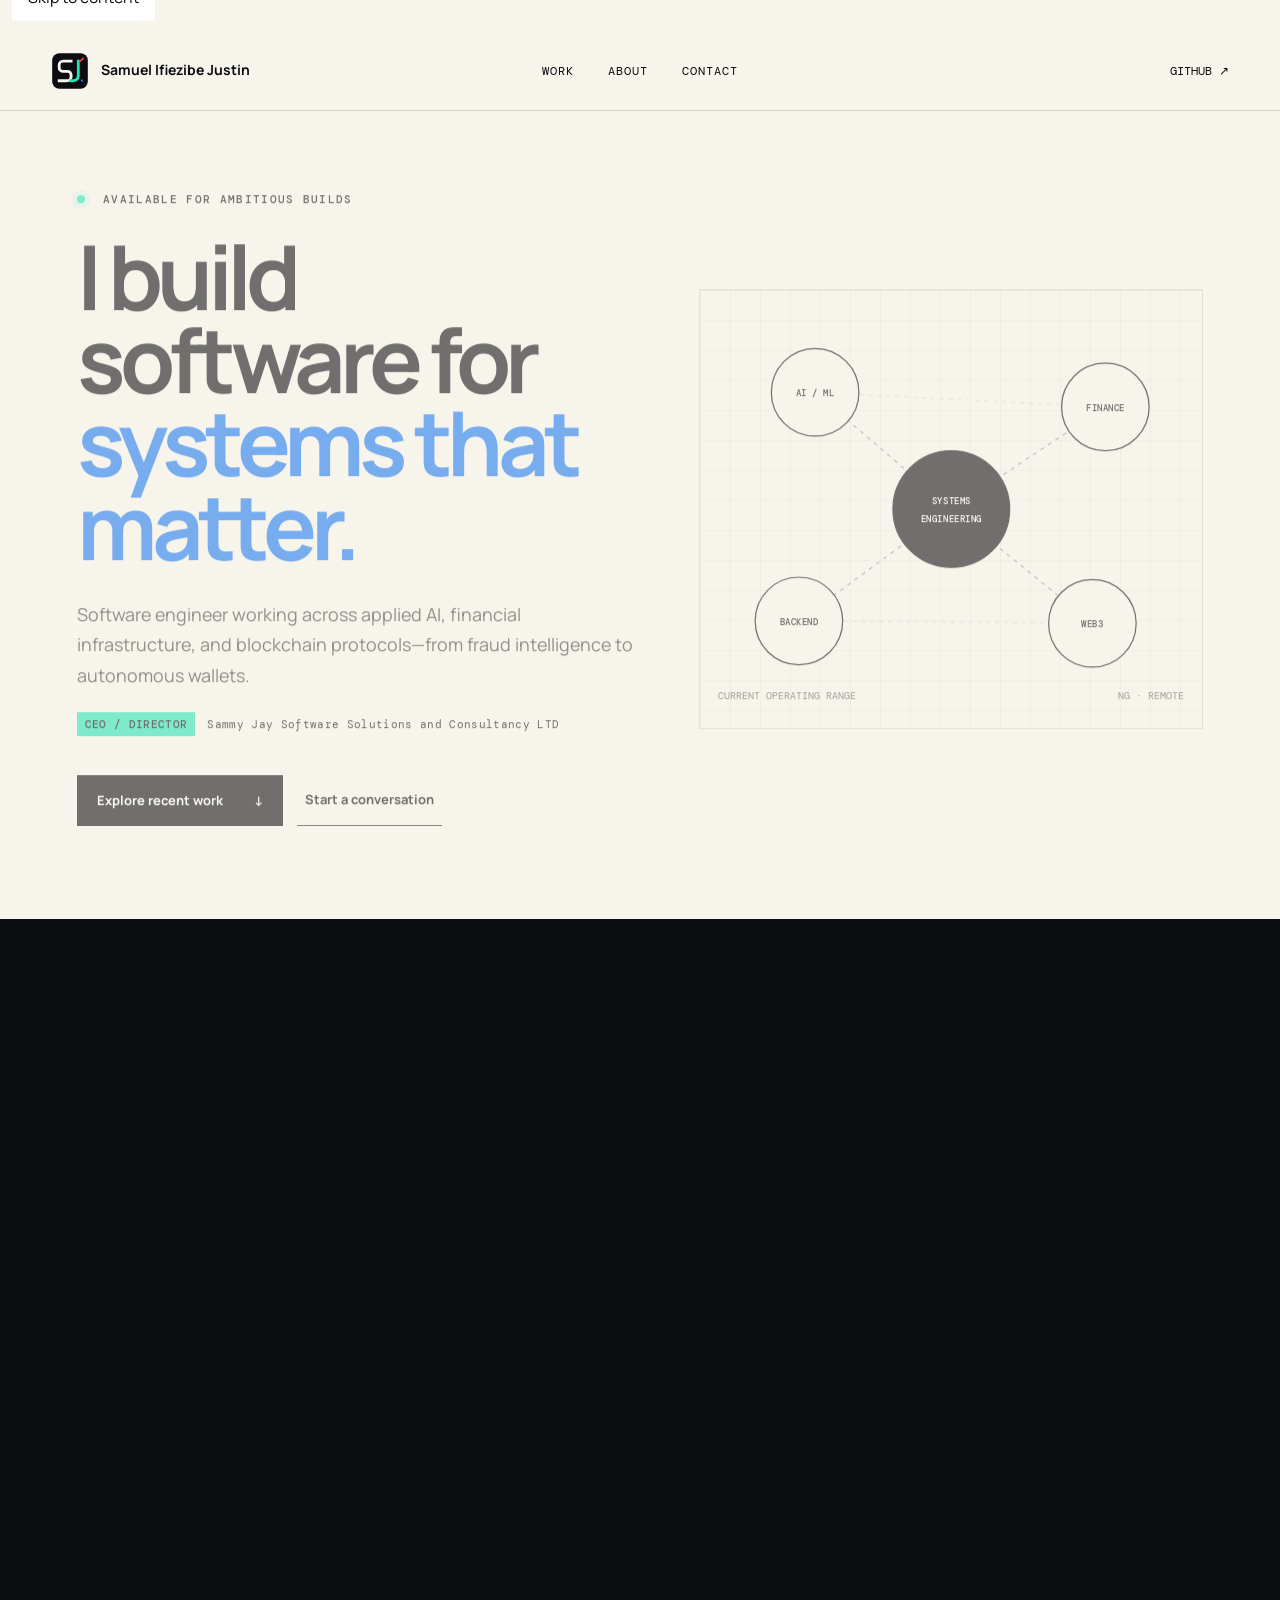
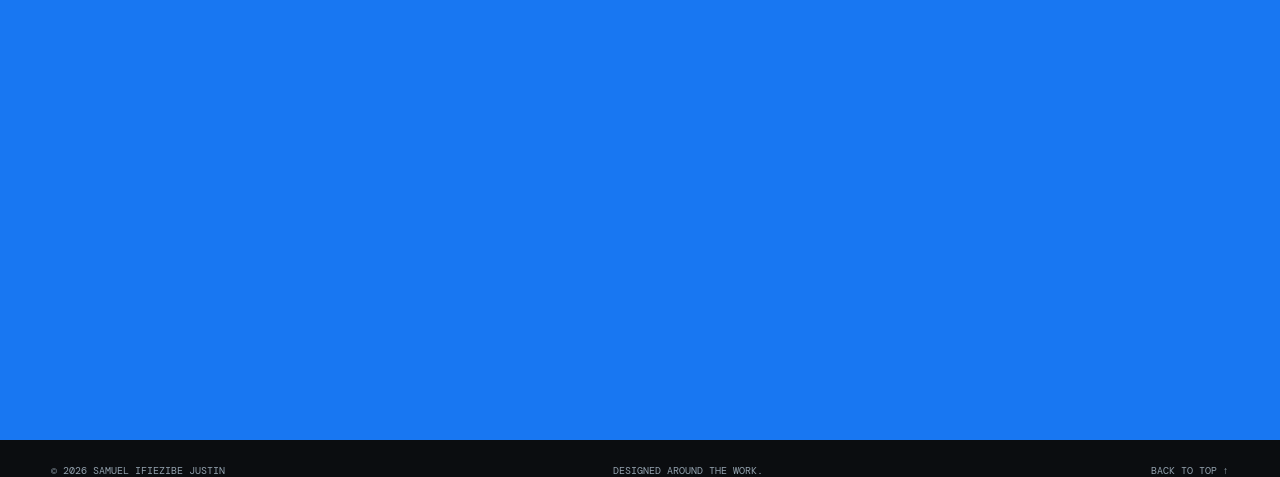
<file: projects.html>
<!doctype html><html lang="en"><head><meta charset="utf-8"><meta name="viewport" content="width=device-width,initial-scale=1"><title>Projects — Samuel Ifiezibe Justin</title><meta http-equiv="refresh" content="0; url=index.html#work"><link rel="canonical" href="index.html#work"></head><body><p>Projects now live on the <a href="index.html#work">main portfolio</a>.</p></body></html>
</file>
<file: main.css>
:root{--ink:#08111f;--paper:#f3f7f9;--white:#fff;--line:#c9d5db;--muted:#5c6b76;--blue:#2864ff;--coral:#ff6b4a;--mint:#73e6bd;--mono:'DM Mono',monospace;--sans:'Manrope',sans-serif}*{box-sizing:border-box}html{scroll-behavior:smooth}body{margin:0;background:var(--paper);color:var(--ink);font-family:var(--sans);line-height:1.6;overflow-x:hidden}a{color:inherit;text-decoration:none}a:focus-visible{outline:3px solid var(--blue);outline-offset:4px}.skip-link{position:fixed;top:12px;left:12px;z-index:99;background:#fff;padding:10px 16px;transform:translateY(-150%)}.skip-link:focus{transform:none}.site-header{height:80px;padding:0 clamp(20px,4vw,64px);display:grid;grid-template-columns:1fr auto 1fr;align-items:center;border-bottom:1px solid var(--line);background:#f3f7f9ed;backdrop-filter:blur(14px);position:sticky;top:0;z-index:20}.wordmark{display:flex;align-items:center;gap:12px;font-size:14px;font-weight:700}.wordmark-mark{display:grid;place-items:center;width:34px;height:34px;background:var(--ink);color:#fff;font:12px var(--mono)}.site-header nav{display:flex;gap:34px;font:12px var(--mono);text-transform:uppercase;letter-spacing:.08em}.site-header nav a:hover,.header-link:hover{color:var(--blue)}.header-link{justify-self:end;font:12px var(--mono);text-transform:uppercase}.hero{min-height:calc(100vh - 80px);display:grid;grid-template-columns:minmax(0,1.05fr) minmax(420px,.95fr);align-items:center;padding:clamp(60px,8vw,120px) clamp(20px,6vw,96px);gap:5vw}.eyebrow{font:500 11px/1.4 var(--mono);letter-spacing:.12em;text-transform:uppercase;margin:0 0 26px}.status-dot{display:inline-block;width:8px;height:8px;margin-right:10px;border-radius:50%;background:#26b879;box-shadow:0 0 0 5px #26b87920}h1,h2,h3,p{margin-top:0}.hero h1{font-size:clamp(56px,7vw,112px);line-height:.93;letter-spacing:-.065em;max-width:900px;margin-bottom:32px}.hero h1 span{color:var(--blue);display:block}.hero-intro{font-size:clamp(17px,1.4vw,21px);line-height:1.7;max-width:650px;color:#394a57}.hero-actions{display:flex;gap:14px;align-items:center;margin-top:38px;flex-wrap:wrap}.button{padding:15px 20px;font-size:13px;font-weight:700}.button-primary{background:var(--ink);color:#fff}.button-primary span{margin-left:28px}.button-quiet{border-bottom:1px solid;padding-left:8px;padding-right:8px}.system-map{position:relative;max-width:650px;justify-self:end;width:100%;background-image:linear-gradient(#08111f0d 1px,transparent 1px),linear-gradient(90deg,#08111f0d 1px,transparent 1px);background-size:30px 30px;border:1px solid var(--line)}.system-map svg{display:block;width:100%}.map-lines path{fill:none;stroke:#8ea0ad;stroke-width:1.5;stroke-dasharray:5 6}.map-lines .faint{opacity:.28}.pulse-paths circle{fill:var(--coral)}.node circle{fill:var(--paper);stroke:var(--ink);stroke-width:1.5}.node text{font:500 11px var(--mono);text-anchor:middle;fill:var(--ink);letter-spacing:.06em}.node-center circle{fill:var(--ink)}.node-center text{fill:#fff}.map-caption{position:absolute;bottom:16px;left:18px;right:18px;display:flex;justify-content:space-between;font:10px var(--mono);text-transform:uppercase;color:var(--muted)}.work-section{background:var(--ink);color:#fff;padding:clamp(80px,10vw,150px) clamp(20px,6vw,96px)}.section-heading{display:grid;grid-template-columns:1fr minmax(280px,440px);align-items:end;gap:40px;margin-bottom:70px}.section-heading h2{font-size:clamp(48px,6vw,88px);line-height:1;letter-spacing:-.055em;margin:0}.section-heading>p{color:#a6b4bf;font-size:17px;margin:0}.featured-work{display:grid;gap:18px}.feature{min-height:500px;padding:28px;display:grid;grid-template-columns:minmax(280px,.8fr) minmax(320px,1.2fr);grid-template-rows:auto 1fr;gap:20px;color:var(--ink);overflow:hidden}.feature-blue{background:#8fb0ff}.feature-coral{background:#ff9b83}.feature-mint{background:var(--mint)}.feature-index{grid-column:1/-1;font:11px var(--mono);text-transform:uppercase;letter-spacing:.1em;border-bottom:1px solid #08111f59;padding-bottom:20px}.feature-copy{align-self:end}.feature-copy h3{font-size:clamp(44px,5vw,76px);letter-spacing:-.055em;line-height:1;margin-bottom:20px}.feature-copy>p{max-width:530px;font-size:17px}.tags{list-style:none;padding:0;display:flex;gap:8px;flex-wrap:wrap;margin:28px 0}.tags li{border:1px solid #08111f59;border-radius:99px;padding:5px 10px;font:10px var(--mono);text-transform:uppercase}.project-actions{display:flex;gap:24px}.project-actions a,.all-work{font:500 11px var(--mono);text-transform:uppercase;border-bottom:1px solid;padding-bottom:4px}.feature-graphic{align-self:stretch;position:relative;min-height:360px;border-left:1px solid #08111f40;margin-left:20px}.kinship-graphic,.relay-graphic{display:flex;align-items:center;justify-content:space-around}.kinship-graphic span{display:grid;place-items:center;width:94px;height:94px;border:1px solid;border-radius:50%;font:10px var(--mono);background:#ffffff24;z-index:2}.kinship-graphic i{height:1px;background:var(--ink);flex:1}.signal-graphic{display:grid;place-items:center;overflow:hidden}.signal-word{font-size:clamp(60px,9vw,150px);font-weight:800;letter-spacing:-.08em;opacity:.18}.scan-line{position:absolute;width:100%;height:2px;background:var(--ink);top:30%;animation:scan 4s ease-in-out infinite}.confidence{position:absolute;bottom:24px;left:24px;right:24px;display:flex;justify-content:space-between;font:10px var(--mono)}.confidence strong{font-size:18px}.relay-graphic b{display:grid;place-items:center;width:120px;height:120px;border:1px solid;border-radius:8px;font:500 11px var(--mono)}.relay-graphic span{font:9px var(--mono);letter-spacing:.1em}.build-log{margin-top:100px;border-top:1px solid #35414c}.log-heading{display:flex;justify-content:space-between;align-items:center;padding:28px 0 20px}.log-heading h3{font-size:30px;margin:0}.log-heading span{font:11px var(--mono);color:#92a1ad;text-transform:uppercase}.log-row{display:grid;grid-template-columns:90px 180px 1fr 110px;gap:20px;align-items:center;padding:22px 0;border-top:1px solid #35414c;transition:.2s}.log-row:hover{padding-left:12px;padding-right:12px;background:#111e2c}.log-date,.log-row em{font:10px var(--mono);color:#92a1ad;font-style:normal;text-transform:uppercase}.log-row>span:nth-child(3){color:#aebac3}.log-row em{text-align:right}.all-work{display:inline-block;margin-top:30px}.about-section{padding:clamp(90px,12vw,180px) clamp(20px,6vw,96px);display:grid;grid-template-columns:1fr 1fr;gap:10vw}.about-statement h2{font-size:clamp(40px,5vw,72px);line-height:1.06;letter-spacing:-.05em}.about-details>p{font-size:clamp(19px,2vw,28px);line-height:1.5;color:#344653}.capability-grid{margin-top:64px;border-top:1px solid var(--line)}.capability-grid div{display:grid;grid-template-columns:140px 1fr;gap:20px;padding:18px 0;border-bottom:1px solid var(--line)}.capability-grid span{font:500 10px var(--mono);text-transform:uppercase}.capability-grid p{margin:0;color:var(--muted);font-size:14px}.contact-section{background:var(--blue);color:#fff;padding:clamp(80px,10vw,140px) clamp(20px,6vw,96px)}.contact-line{display:flex;justify-content:space-between;align-items:end;gap:40px}.contact-line h2{font-size:clamp(56px,9vw,140px);line-height:.9;letter-spacing:-.07em;margin:0}.contact-line>a{font:12px var(--mono);text-transform:uppercase;border-bottom:1px solid;padding-bottom:6px;white-space:nowrap}.contact-meta{margin-top:80px;display:flex;gap:30px;font:10px var(--mono);text-transform:uppercase}footer{background:var(--ink);color:#93a1ad;padding:24px clamp(20px,4vw,64px);display:flex;justify-content:space-between;font:10px var(--mono);text-transform:uppercase}.reveal{opacity:0;transform:translateY(24px);transition:opacity .75s,transform .75s}.reveal.visible{opacity:1;transform:none}@keyframes scan{0%,100%{top:25%}50%{top:72%}}
@media(max-width:900px){.site-header{grid-template-columns:1fr auto}.site-header nav{display:none}.hero{grid-template-columns:1fr;min-height:auto}.system-map{justify-self:start;max-width:600px}.feature{grid-template-columns:1fr;min-height:auto}.feature-graphic{border-left:0;border-top:1px solid #08111f40;margin:15px 0 0;min-height:300px}.about-section{grid-template-columns:1fr}.log-row{grid-template-columns:72px 130px 1fr}.log-row em{display:none}}
@media(max-width:600px){.site-header{height:68px;padding:0 18px}.wordmark>span:last-child{display:none}.hero{padding:64px 18px}.hero h1{font-size:52px}.system-map{margin-top:25px}.work-section,.about-section,.contact-section{padding-left:18px;padding-right:18px}.section-heading{grid-template-columns:1fr;margin-bottom:44px}.feature{padding:20px}.feature-copy h3{font-size:45px}.feature-graphic{min-height:220px}.kinship-graphic span{width:72px;height:72px}.relay-graphic b{width:86px;height:86px}.relay-graphic span{font-size:7px}.log-row{grid-template-columns:62px 1fr;gap:8px 14px}.log-row>span:nth-child(3){grid-column:2}.contact-line{display:block}.contact-line>a{display:inline-block;margin-top:36px}.contact-meta,footer{flex-wrap:wrap;gap:18px}footer>span:nth-child(2){display:none}}
@media(prefers-reduced-motion:reduce){html{scroll-behavior:auto}.reveal{opacity:1;transform:none;transition:none}.scan-line{animation:none}.pulse-paths{display:none}}

/* Sammy Jay brand system */
:root{--ink:#0b0d10;--paper:#f7f4ec;--line:#d5d0c5;--muted:#62615e;--blue:#1877f2;--coral:#f04438;--mint:#25e4b3}.status-dot{background:var(--mint);box-shadow:0 0 0 5px #25e4b320}
.site-header{background:#f7f4ecef}.wordmark-logo{width:38px;height:38px;display:block;border-radius:8px}.hero-intro{color:#45443f}.leadership-line{display:flex;gap:12px;align-items:center;margin:22px 0 0;font:11px var(--mono);letter-spacing:.03em}.leadership-line span{background:var(--mint);padding:5px 8px;font-weight:500;text-transform:uppercase}.feature-blue{background:#8bb9f7}.feature-coral{background:#f58d85}
.project-expansion{margin-top:100px}.expansion-heading{display:grid;grid-template-columns:1fr 1.2fr;gap:40px;align-items:end;margin-bottom:40px}.expansion-heading h3{font-size:clamp(36px,4vw,62px);line-height:1.05;letter-spacing:-.045em;margin:0}.expansion-grid{display:grid;grid-template-columns:repeat(3,1fr);gap:14px}.system-card{min-height:520px;color:var(--ink);padding:24px;display:flex;flex-direction:column}.system-card-blue{background:var(--blue);color:#fff}.system-card-red{background:var(--coral);color:#fff}.system-card-mint{background:var(--mint)}.system-card-top{display:flex;justify-content:space-between;gap:16px;padding-bottom:18px;border-bottom:1px solid currentColor;font:9px var(--mono);text-transform:uppercase;letter-spacing:.06em;opacity:.82}.system-card h4{font-size:clamp(34px,3.4vw,54px);line-height:1;letter-spacing:-.05em;margin:54px 0 22px}.system-card p{font-size:15px;line-height:1.7}.system-card ul{padding:20px 0 0;margin:auto 0 32px;list-style:none;border-top:1px solid currentColor}.system-card li{padding:6px 0;font:10px var(--mono);text-transform:uppercase}.system-card a{align-self:flex-start;font:500 10px var(--mono);text-transform:uppercase;border-bottom:1px solid;padding-bottom:4px}
.company-note{display:grid;grid-template-columns:66px 1fr;gap:18px;align-items:center;margin-top:44px;padding:18px;border:1px solid var(--line);background:#fff}.company-note img{width:66px;height:66px;border-radius:13px}.company-note span{display:block;font:9px var(--mono);text-transform:uppercase;letter-spacing:.08em;color:var(--muted)}.company-note strong{display:block;font-size:14px;margin:3px 0}.company-note p{font-size:12px;color:var(--muted);margin:0}.company-note+.capability-grid{margin-top:44px}
@media(max-width:900px){.expansion-grid{grid-template-columns:1fr}.system-card{min-height:440px}}
@media(max-width:600px){.leadership-line{align-items:flex-start;flex-direction:column}.expansion-heading{grid-template-columns:1fr}.system-card{min-height:470px}}
</file>
